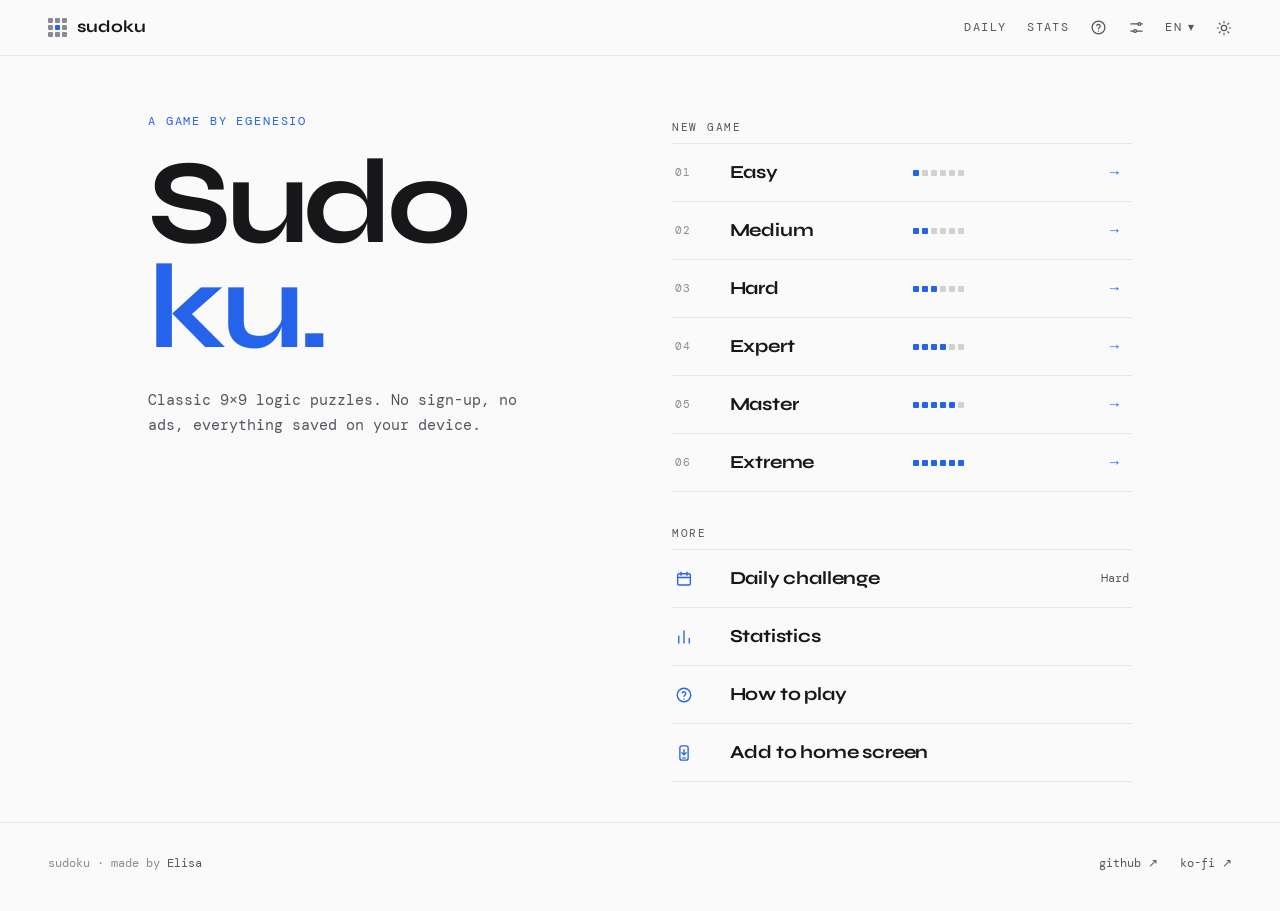
<file: index.html>
<!doctype html>
<html lang="en">
    <head>
        <meta charset="utf-8" />
        <meta name="viewport" content="width=device-width, initial-scale=1, viewport-fit=cover" />
        <title>Sudoku</title>
        <meta
            name="description"
            content="Free sudoku with six levels, daily challenges, notes, hints and statistics. No sign-up, no ads." />
        <meta name="theme-color" content="#0a0a0a" media="(prefers-color-scheme: dark)" />
        <meta name="theme-color" content="#fafafa" media="(prefers-color-scheme: light)" />
        <!-- browser tab -->
        <link rel="icon" href="icons/favicon.ico" sizes="32x32" />
        <link rel="icon" type="image/svg+xml" href="icons/favicon.svg" />
        <link rel="icon" type="image/png" sizes="96x96" href="icons/favicon-96.png" />
        <!-- iOS home screen -->
        <link rel="apple-touch-icon" sizes="180x180" href="icons/apple-touch-icon.png" />
        <meta name="apple-mobile-web-app-capable" content="yes" />
        <meta name="mobile-web-app-capable" content="yes" />
        <meta name="apple-mobile-web-app-title" content="Sudoku" />
        <meta name="apple-mobile-web-app-status-bar-style" content="black-translucent" />
        <!-- Android home screen -->
        <link rel="manifest" href="manifest.webmanifest" />
        <script>
            /* set the theme before first paint: saved choice, else the system setting */
            (function () {
                var t;
                try {
                    t = localStorage.getItem("theme");
                } catch (e) {}
                if (t !== "light" && t !== "dark")
                    t = matchMedia("(prefers-color-scheme: light)").matches ? "light" : "dark";
                document.documentElement.setAttribute("data-theme", t);
            })();
        </script>
        <link rel="preload" href="fonts/syne-latin-700-normal.woff2" as="font" type="font/woff2" crossorigin />
        <link rel="preload" href="fonts/dm-mono-latin-400-normal.woff2" as="font" type="font/woff2" crossorigin />
        <link rel="stylesheet" href="css/style.css" />
        <script src="js/theme.js" defer></script>
        <script type="module" src="js/game.js"></script>
    </head>
    <body>
        <!-- NAV -->
        <nav class="nav" aria-label="Main">
            <a href="#/" class="nav__logo" aria-label="Sudoku home">
                <span class="nav__mark" aria-hidden="true"
                    ><i></i><i></i><i></i><i></i><i class="on"></i><i></i><i></i><i></i><i></i></span
                >sudoku
            </a>
            <div class="nav__links">
                <a href="#/daily" class="nav__btn nav__text" data-route="daily" data-i18n="nav-daily">Daily</a>
                <a href="#/stats" class="nav__btn nav__text" data-route="stats" data-i18n="nav-stats">Stats</a>
                <button type="button" class="nav__btn nav__icon" id="open-rules" data-i18n-label="rules-title">
                    <svg viewBox="0 0 24 24" aria-hidden="true">
                        <circle cx="12" cy="12" r="9" />
                        <path d="M9.6 9.2a2.5 2.5 0 0 1 4.8 1c0 1.7-2.4 2.2-2.4 3.6M12 17.2h.01" />
                    </svg>
                </button>
                <button type="button" class="nav__btn nav__icon" id="open-settings" data-i18n-label="settings">
                    <svg viewBox="0 0 24 24" aria-hidden="true">
                        <path d="M4 7h10M18 7h2M4 17h4M12 17h8" />
                        <circle cx="16" cy="7" r="2" />
                        <circle cx="10" cy="17" r="2" />
                    </svg>
                </button>
                <div class="nav-lang">
                    <button
                        type="button"
                        class="nav__btn"
                        id="lang-toggle"
                        aria-label="Change language"
                        aria-haspopup="true"
                        aria-expanded="false">
                        <span id="lang-current">EN</span>
                        <span class="nav__arrow" aria-hidden="true">▾</span>
                    </button>
                    <ul id="lang-menu" class="lang-menu">
                        <li data-lang="en" role="button" tabindex="0"><span>EN</span>English</li>
                        <li data-lang="it" role="button" tabindex="0"><span>IT</span>Italiano</li>
                        <li data-lang="fr" role="button" tabindex="0"><span>FR</span>Français</li>
                        <li data-lang="de" role="button" tabindex="0"><span>DE</span>Deutsch</li>
                        <li data-lang="es" role="button" tabindex="0"><span>ES</span>Español</li>
                        <li data-lang="ja" role="button" tabindex="0"><span>JA</span>日本語</li>
                    </ul>
                </div>
                <button type="button" class="nav__btn nav__icon" id="theme-toggle" aria-label="Switch light or dark theme">
                    <span class="theme-icon"
                        ><svg class="icon-moon" viewBox="0 0 24 24" aria-hidden="true">
                            <path d="M21 12.79A9 9 0 1 1 11.21 3 7 7 0 0 0 21 12.79z" /></svg
                        ><svg class="icon-sun" viewBox="0 0 24 24" aria-hidden="true">
                            <circle cx="12" cy="12" r="4" />
                            <path
                                d="M12 2v2M12 20v2M4.93 4.93l1.41 1.41M17.66 17.66l1.41 1.41M2 12h2M20 12h2M6.34 17.66l-1.41 1.41M19.07 4.93l-1.41 1.41" /></svg
                    ></span>
                </button>
            </div>
        </nav>

        <main class="app" id="main">
            <!-- HOME -->
            <section id="screen-home" class="screen" data-screen="home">
                <div class="home">
                    <div class="home__intro">
                        <p class="tag">a game by egenesio</p>
                        <h1 class="title"><span>Sudo</span><span class="accent">ku.</span></h1>
                        <p class="lede" data-i18n="start-desc">
                            Classic 9×9 logic puzzles. No sign-up, no ads, everything saved on your device.
                        </p>

                        <button type="button" class="resume" id="resume" hidden>
                            <span class="resume__label" data-i18n="continue">Continue</span>
                            <span class="resume__meta" id="resume-meta"></span>
                            <span class="resume__arrow" aria-hidden="true">→</span>
                        </button>
                    </div>

                    <div class="home__menu">
                        <h2 class="label" data-i18n="new-game">New game</h2>
                        <ul class="rows" id="level-list"></ul>

                        <h2 class="label" data-i18n="more">More</h2>
                        <ul class="rows">
                            <li>
                                <a class="row" href="#/daily">
                                    <span class="row__idx">
                                        <svg viewBox="0 0 24 24" aria-hidden="true">
                                            <rect x="3.5" y="5" width="17" height="15" rx="2" />
                                            <path d="M3.5 10h17M8 3v4M16 3v4" />
                                        </svg>
                                    </span>
                                    <span class="row__name" data-i18n="daily-title">Daily challenge</span>
                                    <span class="row__meta" id="home-daily-meta"></span>
                                </a>
                            </li>
                            <li>
                                <a class="row" href="#/stats">
                                    <span class="row__idx">
                                        <svg viewBox="0 0 24 24" aria-hidden="true">
                                            <path d="M5 20V11M12 20V4M19 20v-6" />
                                        </svg>
                                    </span>
                                    <span class="row__name" data-i18n="stats-title">Statistics</span>
                                    <span class="row__meta" id="home-stats-meta"></span>
                                </a>
                            </li>
                            <li>
                                <button type="button" class="row" id="home-rules">
                                    <span class="row__idx">
                                        <svg viewBox="0 0 24 24" aria-hidden="true">
                                            <circle cx="12" cy="12" r="9" />
                                            <path d="M9.6 9.2a2.5 2.5 0 0 1 4.8 1c0 1.7-2.4 2.2-2.4 3.6M12 17.2h.01" />
                                        </svg>
                                    </span>
                                    <span class="row__name" data-i18n="rules-title">How to play</span>
                                    <span class="row__meta"></span>
                                </button>
                            </li>
                            <li>
                                <a class="row" href="#/install">
                                    <span class="row__idx">
                                        <svg viewBox="0 0 24 24" aria-hidden="true">
                                            <rect x="6.5" y="2.5" width="11" height="19" rx="2.5" />
                                            <path d="M12 7.5v7M9 11.5l3 3 3-3M10.5 18.5h3" />
                                        </svg>
                                    </span>
                                    <span class="row__name" data-i18n="install-title">Add to home screen</span>
                                    <span class="row__meta" id="home-install-meta"></span>
                                </a>
                            </li>
                        </ul>
                    </div>
                </div>
            </section>

            <!-- PLAY -->
            <section id="screen-play" class="screen" data-screen="play">
                <div class="play">
                    <div class="play__board">
                        <div class="hud">
                            <div class="hud__cell">
                                <span class="hud__label" data-i18n="level">Level</span>
                                <span class="hud__val hud__val--sm" id="hud-level">Easy</span>
                            </div>
                            <div class="hud__cell" id="hud-mistakes-cell">
                                <span class="hud__label" data-i18n="mistakes">Mistakes</span>
                                <span class="hud__val" id="hud-mistakes">0/3</span>
                            </div>
                            <div class="hud__cell">
                                <span class="hud__label" data-i18n="score">Score</span>
                                <span class="hud__val" id="hud-score">0</span>
                            </div>
                            <div class="hud__cell hud__cell--end">
                                <span class="hud__label" data-i18n="time">Time</span>
                                <span class="hud__time">
                                    <span class="hud__val" id="hud-time">00:00</span>
                                    <button type="button" class="pause-btn" id="pause" data-i18n-label="pause">
                                        <svg class="i-pause" viewBox="0 0 24 24" aria-hidden="true">
                                            <path d="M9 6v12M15 6v12" />
                                        </svg>
                                        <svg class="i-play" viewBox="0 0 24 24" aria-hidden="true">
                                            <path d="M8 5.5v13l10-6.5z" />
                                        </svg>
                                    </button>
                                </span>
                            </div>
                        </div>

                        <div class="board-wrap">
                            <div class="board" id="board" role="grid" aria-label="Sudoku board"></div>
                            <div class="paused" id="paused" hidden>
                                <p class="tag" data-i18n="paused">Paused</p>
                                <button type="button" class="btn" id="resume-play" data-i18n="resume">Resume</button>
                            </div>
                        </div>
                    </div>

                    <div class="play__side">
                        <div class="tools">
                            <button type="button" class="tool" id="t-undo">
                                <svg viewBox="0 0 24 24" aria-hidden="true">
                                    <path d="M4 9h11a5 5 0 0 1 0 10h-4" />
                                    <path d="M8 5 4 9l4 4" />
                                </svg>
                                <span data-i18n="undo">Undo</span>
                            </button>
                            <button type="button" class="tool" id="t-erase">
                                <svg viewBox="0 0 24 24" aria-hidden="true">
                                    <path d="M20 20H8.5L3.8 15.3a1.5 1.5 0 0 1 0-2.1l9.4-9.4a1.5 1.5 0 0 1 2.1 0l4.9 4.9a1.5 1.5 0 0 1 0 2.1L12 19" />
                                    <path d="m9 9 6.5 6.5" />
                                </svg>
                                <span data-i18n="erase">Erase</span>
                            </button>
                            <button type="button" class="tool" id="t-notes" aria-pressed="false">
                                <svg viewBox="0 0 24 24" aria-hidden="true">
                                    <path d="M16.5 3.5a2.1 2.1 0 0 1 3 3L8 18l-4 1 1-4z" />
                                    <path d="m14.5 5.5 3 3" />
                                </svg>
                                <span data-i18n="notes">Notes</span>
                                <b class="tool__badge" id="notes-badge">off</b>
                            </button>
                            <button type="button" class="tool" id="t-hint">
                                <svg viewBox="0 0 24 24" aria-hidden="true">
                                    <path d="M9 18h6M10 21h4" />
                                    <path d="M12 3a6 6 0 0 0-3.6 10.8c.5.4.9 1 .9 1.7V16h5.4v-.5c0-.7.4-1.3.9-1.7A6 6 0 0 0 12 3z" />
                                </svg>
                                <span data-i18n="hint">Hint</span>
                                <b class="tool__badge" id="hint-badge">3</b>
                            </button>
                        </div>

                        <div class="numpad" id="numpad"></div>

                        <button type="button" class="btn btn--ghost btn--wide" id="play-new" data-i18n="new-game">
                            New game
                        </button>
                    </div>
                </div>
            </section>

            <!-- DAILY -->
            <section id="screen-daily" class="screen" data-screen="daily">
                <div class="page">
                    <div class="page__head">
                        <p class="tag" data-i18n="daily-tag">One puzzle a day</p>
                        <h1 class="title title--page" data-i18n="daily-title">Daily challenge</h1>
                        <p class="lede" data-i18n="daily-desc">
                            A new puzzle every day, the same for everyone. Solve every day of a month to earn its
                            trophy.
                        </p>
                    </div>

                    <div class="daily">
                        <div class="cal">
                            <div class="cal__head">
                                <button type="button" class="cal__nav" id="cal-prev" aria-label="Previous month">
                                    <svg viewBox="0 0 24 24" aria-hidden="true"><path d="m15 5-7 7 7 7" /></svg>
                                </button>
                                <div class="cal__title">
                                    <span id="cal-month">November 2026</span>
                                    <span class="cal__count" id="cal-count">0/30</span>
                                </div>
                                <button type="button" class="cal__nav" id="cal-next" aria-label="Next month">
                                    <svg viewBox="0 0 24 24" aria-hidden="true"><path d="m9 5 7 7-7 7" /></svg>
                                </button>
                            </div>
                            <div class="cal__bar" aria-hidden="true"><i id="cal-bar"></i></div>
                            <div class="cal__week" id="cal-week"></div>
                            <div class="cal__grid" id="cal-grid"></div>
                        </div>

                        <div class="daily__side">
                            <div class="day-card" id="day-card">
                                <p class="label" id="day-date"></p>
                                <p class="day-card__level" id="day-level"></p>
                                <p class="day-card__status" id="day-status"></p>
                                <button type="button" class="btn" id="day-play" data-i18n="play">Play</button>
                            </div>

                            <h2 class="label" data-i18n="trophies">Trophies</h2>
                            <ul class="trophies" id="trophies"></ul>
                        </div>
                    </div>
                </div>
            </section>

            <!-- STATS -->
            <section id="screen-stats" class="screen" data-screen="stats">
                <div class="page">
                    <div class="page__head">
                        <p class="tag" data-i18n="stats-tag">Your games</p>
                        <h1 class="title title--page" data-i18n="stats-title">Statistics</h1>
                    </div>
                    <div class="tabs" id="stats-tabs" role="tablist"></div>
                    <ul class="stat-list" id="stats-list"></ul>
                    <button type="button" class="btn btn--ghost" id="stats-reset" data-i18n="reset-stats">
                        Reset statistics
                    </button>
                </div>
            </section>

            <!-- INSTALL -->
            <section id="screen-install" class="screen" data-screen="install">
                <div class="page">
                    <div class="page__head">
                        <p class="tag" data-i18n="install-tag">Play it like an app</p>
                        <h1 class="title title--page" data-i18n="install-title">Add to home screen</h1>
                        <p class="lede" data-i18n="install-desc">
                            Put Sudoku on your phone or computer: it opens full screen, gets its own icon and works
                            offline.
                        </p>
                    </div>

                    <div class="install-hero">
                        <img class="install-hero__icon" src="icons/icon-192.png" alt="" width="72" height="72" />
                        <div class="install-hero__text">
                            <p class="install-hero__status" id="install-status"></p>
                            <button type="button" class="btn" id="install-now" hidden data-i18n="install-btn">
                                Install now
                            </button>
                        </div>
                    </div>

                    <div class="install-cards" id="install-cards">
                        <article class="install-card" data-platform="ios">
                            <header class="install-card__head">
                                <svg viewBox="0 0 24 24" aria-hidden="true">
                                    <rect x="6.5" y="2.5" width="11" height="19" rx="2.5" />
                                    <path d="M10.5 18.5h3" />
                                </svg>
                                <h2 data-i18n="ios-title">iPhone &amp; iPad</h2>
                                <span class="install-card__mine" data-i18n="this-device">This device</span>
                            </header>
                            <ol class="steps">
                                <li data-i18n="ios-1">Open this site in Safari.</li>
                                <li>
                                    <span data-i18n="ios-2">Tap the Share button in the toolbar.</span>
                                    <svg class="steps__glyph" viewBox="0 0 24 24" aria-hidden="true">
                                        <path d="M12 3v12M8 7l4-4 4 4" />
                                        <path d="M8 10H6.5A1.5 1.5 0 0 0 5 11.5v8A1.5 1.5 0 0 0 6.5 21h11a1.5 1.5 0 0 0 1.5-1.5v-8a1.5 1.5 0 0 0-1.5-1.5H16" />
                                    </svg>
                                </li>
                                <li data-i18n="ios-3">Scroll down and tap “Add to Home Screen”.</li>
                                <li data-i18n="ios-4">Tap “Add” in the top-right corner.</li>
                            </ol>
                            <p class="muted" data-i18n="ios-note">On iOS 16.4 or later it also works from the Share menu in Chrome, Edge and Firefox.</p>
                        </article>

                        <article class="install-card" data-platform="android">
                            <header class="install-card__head">
                                <svg viewBox="0 0 24 24" aria-hidden="true">
                                    <rect x="6.5" y="2.5" width="11" height="19" rx="2" />
                                    <path d="M6.5 6h11M6.5 18h11" />
                                </svg>
                                <h2 data-i18n="android-title">Android</h2>
                                <span class="install-card__mine" data-i18n="this-device">This device</span>
                            </header>
                            <ol class="steps">
                                <li data-i18n="and-1">Open this site in Chrome.</li>
                                <li>
                                    <span data-i18n="and-2">Tap the menu in the top-right corner.</span>
                                    <svg class="steps__glyph" viewBox="0 0 24 24" aria-hidden="true">
                                        <circle cx="12" cy="5" r="1.4" />
                                        <circle cx="12" cy="12" r="1.4" />
                                        <circle cx="12" cy="19" r="1.4" />
                                    </svg>
                                </li>
                                <li data-i18n="and-3">Tap “Add to Home screen” or “Install app”.</li>
                                <li data-i18n="and-4">Confirm with “Install”.</li>
                            </ol>
                            <p class="muted" data-i18n="and-note">Samsung Internet and Firefox have the same option in their menu.</p>
                        </article>

                        <article class="install-card" data-platform="desktop">
                            <header class="install-card__head">
                                <svg viewBox="0 0 24 24" aria-hidden="true">
                                    <rect x="3" y="4" width="18" height="12" rx="2" />
                                    <path d="M8 20h8M12 16v4" />
                                </svg>
                                <h2 data-i18n="desktop-title">Computer</h2>
                                <span class="install-card__mine" data-i18n="this-device">This device</span>
                            </header>
                            <ol class="steps">
                                <li data-i18n="desk-1">Open this site in Chrome or Edge.</li>
                                <li>
                                    <span data-i18n="desk-2">Click the install icon at the right end of the address bar.</span>
                                    <svg class="steps__glyph" viewBox="0 0 24 24" aria-hidden="true">
                                        <rect x="3" y="4" width="18" height="14" rx="2" />
                                        <path d="M12 7.5v6M9.5 11l2.5 2.5 2.5-2.5" />
                                    </svg>
                                </li>
                                <li data-i18n="desk-3">Click “Install”.</li>
                            </ol>
                            <p class="muted" data-i18n="desk-note">On a Mac with Safari 17 or later: File → Add to Dock.</p>
                        </article>
                    </div>

                    <p class="install-tip muted" data-i18n="install-tip">
                        Added it before? Remove the old icon and add it again to get the new one.
                    </p>
                </div>
            </section>
        </main>

        <!-- DIALOGS -->
        <dialog class="sheet" id="dlg-settings" aria-labelledby="settings-title">
            <div class="sheet__head">
                <h2 id="settings-title" data-i18n="settings">Settings</h2>
                <button type="button" class="sheet__close" data-close data-i18n-label="close">×</button>
            </div>
            <ul class="toggles" id="settings-list"></ul>
            <h3 class="label" data-i18n="data">Your data</h3>
            <p class="muted" data-i18n="data-desc">
                Progress is stored only in this browser. Export it to move it to another device.
            </p>
            <div class="actions">
                <button type="button" class="btn btn--ghost" id="data-export" data-i18n="export">Export</button>
                <label class="btn btn--ghost">
                    <span data-i18n="import">Import</span>
                    <input type="file" id="data-import" accept="application/json,.json" hidden />
                </label>
            </div>
        </dialog>

        <dialog class="sheet" id="dlg-rules" aria-labelledby="rules-title">
            <div class="sheet__head">
                <h2 id="rules-title" data-i18n="rules-title">How to play</h2>
                <button type="button" class="sheet__close" data-close data-i18n-label="close">×</button>
            </div>
            <div class="rules-demo" aria-hidden="true" id="rules-demo"></div>
            <ol class="rules">
                <li data-i18n="r1">Fill every row, column and 3×3 box with the numbers 1 to 9.</li>
                <li data-i18n="r2">Tap a cell, then a number.</li>
                <li data-i18n="r3">Every puzzle has one solution.</li>
                <li data-i18n="r4">Score.</li>
                <li data-i18n="r5">Long-press a number to lock it.</li>
            </ol>
            <h3 class="label" data-i18n="keyboard">Keyboard</h3>
            <ul class="keys">
                <li><kbd>1</kbd>–<kbd>9</kbd> <span data-i18n="k-digit">enter a number</span></li>
                <li><kbd>Shift</kbd> + <kbd>1</kbd>–<kbd>9</kbd> <span data-i18n="k-note">write a note</span></li>
                <li><kbd>←</kbd><kbd>↑</kbd><kbd>→</kbd><kbd>↓</kbd> <span data-i18n="k-move">move</span></li>
                <li><kbd>⌫</kbd> <span data-i18n="k-erase">erase</span></li>
                <li><kbd>N</kbd> <span data-i18n="k-notes">notes on/off</span></li>
                <li><kbd>Ctrl</kbd> + <kbd>Z</kbd> <span data-i18n="k-undo">undo</span></li>
                <li><kbd>H</kbd> <span data-i18n="k-hint">hint</span></li>
                <li><kbd>Space</kbd> <span data-i18n="k-pause">pause</span></li>
            </ul>
        </dialog>

        <dialog class="sheet" id="dlg-new" aria-labelledby="new-title">
            <div class="sheet__head">
                <h2 id="new-title" data-i18n="new-game">New game</h2>
                <button type="button" class="sheet__close" data-close data-i18n-label="close">×</button>
            </div>
            <p class="muted" id="new-warn" data-i18n="new-warn">Your current game will be lost.</p>
            <ul class="rows" id="new-level-list"></ul>
            <button type="button" class="btn btn--ghost btn--wide" id="new-restart" data-i18n="restart">
                Restart this puzzle
            </button>
        </dialog>

        <dialog class="sheet sheet--center" id="dlg-confirm">
            <p class="confirm__text" id="confirm-text"></p>
            <div class="actions actions--end">
                <button type="button" class="btn btn--ghost" data-close data-i18n="cancel">Cancel</button>
                <button type="button" class="btn" id="confirm-ok" data-i18n="ok">OK</button>
            </div>
        </dialog>

        <dialog class="sheet sheet--center result" id="dlg-win">
            <div class="burst" aria-hidden="true"></div>
            <p class="tag" data-i18n="win-tag">Solved</p>
            <h2 class="result__title" data-i18n="win-title">Well done!</h2>
            <p class="score-big" id="win-score">0</p>
            <p class="result__badge" id="win-record" hidden data-i18n="new-record">New best time</p>
            <ul class="stat-list stat-list--compact" id="win-list"></ul>
            <div class="actions actions--stack">
                <button type="button" class="btn btn--wide" id="win-next" data-i18n="new-game">New game</button>
                <button type="button" class="btn btn--ghost btn--wide" id="win-home" data-i18n="home">Home</button>
            </div>
        </dialog>

        <dialog class="sheet sheet--center result" id="dlg-over">
            <p class="tag tag--warn" data-i18n="over-tag">Game over</p>
            <h2 class="result__title" data-i18n="over-title">So close.</h2>
            <p class="muted" data-i18n="over-text">You made 3 mistakes, so this game is lost.</p>
            <div class="actions actions--stack">
                <button type="button" class="btn btn--wide" id="over-second" data-i18n="second-chance">
                    Second chance
                </button>
                <button type="button" class="btn btn--ghost btn--wide" id="over-new" data-i18n="new-game">
                    New game
                </button>
                <button type="button" class="btn btn--ghost btn--wide" id="over-home" data-i18n="home">Home</button>
            </div>
        </dialog>

        <div class="toast" id="toast" role="status" aria-live="polite"></div>

        <!-- FOOTER -->
        <footer>
            <span>sudoku · made by <a href="https://egenesio.com" rel="noopener">Elisa</a></span>
            <nav aria-label="Footer">
                <a href="https://github.com/acrazypie/sudoku-game" target="_blank" rel="noopener">github ↗</a>
                <a href="https://ko-fi.com/egenesio" target="_blank" rel="noopener">ko-fi ↗</a>
            </nav>
        </footer>
    </body>
</html>
</file>
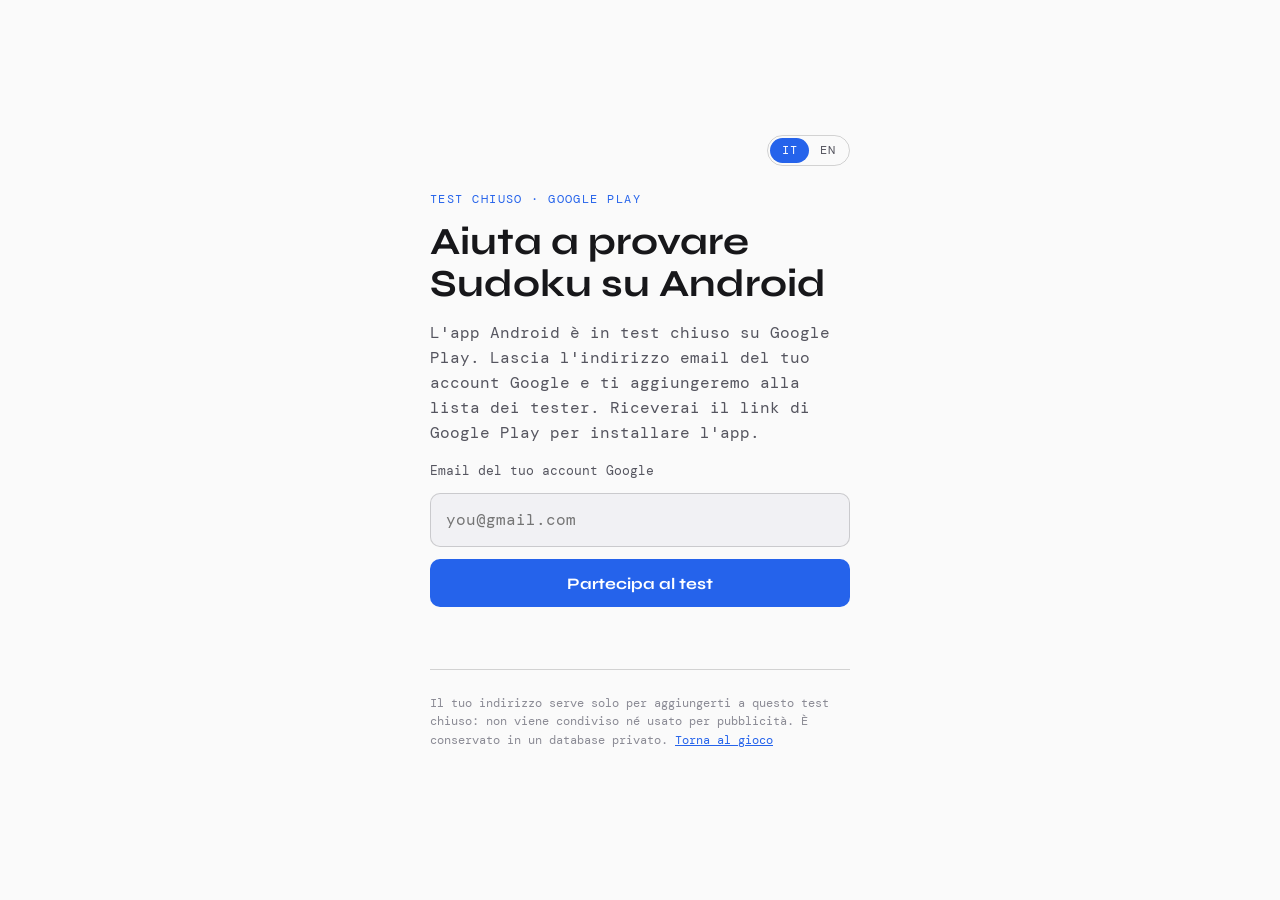
<file: join/index.html>
<!doctype html>
<html lang="it">
    <head>
        <meta charset="utf-8" />
        <meta name="viewport" content="width=device-width, initial-scale=1, viewport-fit=cover" />
        <title data-i18n="title">Partecipa al test chiuso di Sudoku</title>
        <meta
            name="description"
            content="Leave your email to join the closed test of Sudoku on Google Play." />
        <meta name="theme-color" content="#0a0a0a" media="(prefers-color-scheme: dark)" />
        <meta name="theme-color" content="#fafafa" media="(prefers-color-scheme: light)" />
        <link rel="icon" href="../icons/favicon.ico" sizes="32x32" />
        <link rel="icon" type="image/svg+xml" href="../icons/favicon.svg" />
        <style>
            @font-face { font-family: "Syne"; src: url("../fonts/syne-latin-700-normal.woff2") format("woff2"); font-weight: 700; font-display: swap; }
            @font-face { font-family: "DM Mono"; src: url("../fonts/dm-mono-latin-400-normal.woff2") format("woff2"); font-weight: 400; font-display: swap; }

            :root {
                --bg: #0a0a0a;
                --bg-raise: #121214;
                --line: rgba(255, 255, 255, 0.08);
                --line-hi: rgba(255, 255, 255, 0.16);
                --text: #efefef;
                --mid: #8d8d96;
                --dim: #5c5c66;
                --accent: #6aa8ff;
                --accent-ink: #0a0a0a;
                --accent-lo: rgba(106, 168, 255, 0.1);
                --warn: #ff5c8a;
                --ok: #4ade80;
                --syne: "Syne", ui-sans-serif, system-ui, sans-serif;
                --mono: "DM Mono", ui-monospace, Menlo, Consolas, monospace;
                color-scheme: dark;
            }
            @media (prefers-color-scheme: light) {
                :root:not([data-theme="dark"]) {
                    --bg: #fafafa;
                    --bg-raise: #f1f1f4;
                    --line: rgba(0, 0, 0, 0.08);
                    --line-hi: rgba(0, 0, 0, 0.16);
                    --text: #17171a;
                    --mid: #55555f;
                    --dim: #8a8a94;
                    --accent: #2563eb;
                    --accent-ink: #ffffff;
                    --accent-lo: rgba(37, 99, 235, 0.07);
                    --warn: #e0336a;
                    --ok: #1f8a4c;
                    color-scheme: light;
                }
            }

            * { box-sizing: border-box; }
            html, body { margin: 0; }
            body {
                min-height: 100vh;
                background: var(--bg);
                color: var(--text);
                font-family: var(--mono);
                font-weight: 400;
                line-height: 1.55;
                display: flex;
                align-items: center;
                justify-content: center;
                padding: 2rem 1rem;
            }
            main { width: 100%; max-width: 420px; }
            .kicker {
                font-size: 0.75rem;
                letter-spacing: 0.12em;
                text-transform: uppercase;
                color: var(--accent);
                margin: 0 0 0.75rem;
            }
            h1 {
                font-family: var(--syne);
                font-weight: 700;
                font-size: clamp(1.9rem, 6vw, 2.4rem);
                line-height: 1.1;
                margin: 0 0 1rem;
            }
            p { margin: 0 0 1rem; color: var(--mid); }
            .rule { border: 0; border-top: 1px solid var(--line-hi); margin: 1.5rem 0; }

            form { display: grid; gap: 0.75rem; }
            label { font-size: 0.8rem; color: var(--mid); }
            input[type="email"] {
                width: 100%;
                font: inherit;
                font-size: 1rem;
                color: var(--text);
                background: var(--bg-raise);
                border: 1px solid var(--line-hi);
                border-radius: 10px;
                padding: 0.85rem 0.95rem;
                outline: none;
            }
            input[type="email"]:focus { border-color: var(--accent); box-shadow: 0 0 0 3px var(--accent-lo); }
            input[type="email"][aria-invalid="true"] { border-color: var(--warn); }
            button {
                font-family: var(--syne);
                font-weight: 700;
                font-size: 1rem;
                color: var(--accent-ink);
                background: var(--accent);
                border: 0;
                border-radius: 10px;
                padding: 0.9rem 1rem;
                cursor: pointer;
            }
            button:disabled { opacity: 0.6; cursor: progress; }
            button:focus-visible, a:focus-visible { outline: 2px solid var(--accent); outline-offset: 3px; }

            /* honeypot: visually and for assistive tech hidden, but present for bots */
            .hp { position: absolute; left: -10000px; width: 1px; height: 1px; overflow: hidden; }

            #status { min-height: 1.5em; font-size: 0.9rem; margin: 0.25rem 0 0; }
            #status[data-kind="ok"] { color: var(--ok); }
            #status[data-kind="error"] { color: var(--warn); }

            dialog {
                width: calc(100% - 2rem);
                max-width: 380px;
                background: var(--bg-raise);
                color: var(--text);
                border: 1px solid var(--line-hi);
                border-radius: 14px;
                padding: 1.5rem;
                font-family: var(--mono);
            }
            dialog::backdrop { background: rgba(0, 0, 0, 0.6); }
            dialog h2 { font-family: var(--syne); font-weight: 700; font-size: 1.4rem; line-height: 1.2; margin: 0 0 0.75rem; }
            dialog p { margin: 0 0 1.25rem; color: var(--mid); }
            dialog button { width: 100%; }

            .fine { font-size: 0.75rem; color: var(--dim); margin-top: 1.5rem; }
            a { color: var(--accent); }

            .top { display: flex; justify-content: flex-end; margin-bottom: 1.5rem; }
            .lang { display: inline-flex; border: 1px solid var(--line-hi); border-radius: 999px; padding: 2px; }
            .lang button {
                font-family: var(--mono);
                font-weight: 400;
                font-size: 0.75rem;
                letter-spacing: 0.08em;
                color: var(--mid);
                background: transparent;
                border-radius: 999px;
                padding: 0.3rem 0.7rem;
            }
            .lang button[aria-pressed="true"] { color: var(--accent-ink); background: var(--accent); }
        </style>
    </head>
    <body>
        <main>
            <div class="top">
                <div class="lang" role="group" aria-label="Lingua / Language">
                    <button type="button" data-lang="it" aria-pressed="true">IT</button>
                    <button type="button" data-lang="en" aria-pressed="false">EN</button>
                </div>
            </div>
            <p class="kicker" data-i18n="kicker">Test chiuso · Google Play</p>
            <h1 data-i18n="h1">Aiuta a provare Sudoku su Android</h1>
            <p data-i18n="intro">
                L'app Android è in test chiuso su Google Play. Lascia l'indirizzo email del tuo account Google e ti
                aggiungeremo alla lista dei tester. Riceverai il link di Google Play per installare l'app.
            </p>

            <form id="join-form" novalidate>
                <label for="email" data-i18n="label">Email del tuo account Google</label>
                <input
                    id="email"
                    name="email"
                    type="email"
                    inputmode="email"
                    autocomplete="email"
                    autocapitalize="none"
                    spellcheck="false"
                    maxlength="254"
                    placeholder="you@gmail.com"
                    required />
                <button id="submit" type="submit" data-i18n="button">Partecipa al test</button>
                <p id="status" role="status" aria-live="polite"></p>

                <div class="hp" aria-hidden="true">
                    <label for="website">Leave this field empty</label>
                    <input id="website" name="website" type="text" tabindex="-1" autocomplete="off" />
                </div>
            </form>

            <dialog id="joined" aria-labelledby="joined-title" aria-describedby="joined-text">
                <h2 id="joined-title" data-i18n="popupTitle">Sei in lista!</h2>
                <p id="joined-text" data-i18n="popupText">Riceverai un'email con il link per scaricare l'app da Google Play.</p>
                <button type="button" id="joined-close" data-i18n="popupClose">OK</button>
            </dialog>

            <hr class="rule" />
            <p class="fine">
                <span data-i18n="fine">
                    Il tuo indirizzo serve solo per aggiungerti a questo test chiuso: non viene condiviso né usato per
                    pubblicità. È conservato in un database privato.
                </span>
                <a href="../" data-i18n="back">Torna al gioco</a>
            </p>
        </main>

        <script>
            /* Fill these in after creating the Supabase project (see join/waitlist.sql).
               The anon key is public by design: the table only allows inserting emails. */
            const WAITLIST = {
                url: "https://ixzpabklrdngbxsdlwby.supabase.co",
                anonKey: "sb_publishable_FxIWz9uT_YmjmrtQvomBVg_ul6COFaD",
            };

            const form = document.getElementById("join-form");
            const input = document.getElementById("email");
            const button = document.getElementById("submit");
            const status = document.getElementById("status");
            const joinedDialog = document.getElementById("joined");
            document.getElementById("joined-close").addEventListener("click", () => joinedDialog.close());
            const EMAIL_RE = /^[^\s@]+@[^\s@]+\.[^\s@]+$/;

            const STRINGS = {
                it: {
                    title: "Partecipa al test chiuso di Sudoku",
                    kicker: "Test chiuso · Google Play",
                    h1: "Aiuta a provare Sudoku su Android",
                    intro: "L'app Android è in test chiuso su Google Play. Lascia l'indirizzo email del tuo account Google e ti aggiungeremo alla lista dei tester. Riceverai il link di Google Play per installare l'app.",
                    label: "Email del tuo account Google",
                    button: "Partecipa al test",
                    fine: "Il tuo indirizzo serve solo per aggiungerti a questo test chiuso: non viene condiviso né usato per pubblicità. È conservato in un database privato.",
                    back: "Torna al gioco",
                    sending: "Invio…",
                    ok: "Sei in lista. Grazie! Attendi l'invito da Google Play.",
                    invalid: "Inserisci un indirizzo email valido.",
                    error: "Qualcosa è andato storto. Riprova tra poco.",
                    popupTitle: "Sei in lista!",
                    popupText: "Riceverai un'email con il link per scaricare l'app da Google Play.",
                    popupClose: "OK",
                },
                en: {
                    title: "Join the Sudoku closed test",
                    kicker: "Closed test · Google Play",
                    h1: "Help test Sudoku on Android",
                    intro: "The Android app is in a closed test on Google Play. Leave the email address of your Google account and you will be added to the tester list. You will get the Play Store link to install the app.",
                    label: "Google account email",
                    button: "Join the test",
                    fine: "Your address is used only to add you to this closed test and is not shared or used for marketing. It is stored in a private database.",
                    back: "Back to the game",
                    sending: "Sending…",
                    ok: "You're on the list. Thanks! Watch for the Play Store invite.",
                    invalid: "Please enter a valid email address.",
                    error: "Something went wrong. Please try again in a moment.",
                    popupTitle: "You're on the list!",
                    popupText: "You will receive an email with the link to download the app from Google Play.",
                    popupClose: "OK",
                },
            };

            let lang = "it";
            let statusKey = "";
            let statusKind = "";

            function readSavedLang() {
                try {
                    const saved = localStorage.getItem("join-lang");
                    if (saved === "it" || saved === "en") return saved;
                } catch (e) {}
                return "it";
            }

            function renderStatus() {
                status.textContent = statusKey ? STRINGS[lang][statusKey] : "";
                status.dataset.kind = statusKind;
            }

            function show(key, kind) {
                statusKey = key;
                statusKind = kind;
                renderStatus();
            }

            function setLang(next) {
                lang = next;
                document.documentElement.lang = next;
                document.querySelectorAll("[data-i18n]").forEach((el) => {
                    el.textContent = STRINGS[next][el.dataset.i18n];
                });
                document.querySelectorAll(".lang button").forEach((b) => {
                    b.setAttribute("aria-pressed", String(b.dataset.lang === next));
                });
                renderStatus();
                try {
                    localStorage.setItem("join-lang", next);
                } catch (e) {}
            }

            form.addEventListener("submit", async (event) => {
                event.preventDefault();

                // Bots fill the hidden field: pretend it worked, store nothing.
                if (form.website.value) {
                    show("ok", "ok");
                    form.reset();
                    return;
                }

                const email = input.value.trim().toLowerCase();
                if (!EMAIL_RE.test(email) || email.length > 254) {
                    input.setAttribute("aria-invalid", "true");
                    show("invalid", "error");
                    input.focus();
                    return;
                }
                input.removeAttribute("aria-invalid");

                button.disabled = true;
                show("sending", "info");
                try {
                    const res = await fetch(`${WAITLIST.url}/rest/v1/waitlist`, {
                        method: "POST",
                        headers: {
                            apikey: WAITLIST.anonKey,
                            "Content-Type": "application/json",
                            Prefer: "return=minimal",
                        },
                        body: JSON.stringify({ email }),
                    });
                    // 409 = address already on the list, which counts as success.
                    if (!res.ok && res.status !== 409) throw new Error(`HTTP ${res.status}`);
                    form.reset();
                    show("ok", "ok");
                    joinedDialog.showModal();
                } catch (err) {
                    show("error", "error");
                } finally {
                    button.disabled = false;
                }
            });

            document.querySelectorAll(".lang button").forEach((b) => {
                b.addEventListener("click", () => setLang(b.dataset.lang));
            });
            setLang(readSavedLang());
        </script>
    </body>
</html>
</file>
<file: css/style.css>
/* Sudoku — built on the egenesio.com design system (Syne + DM Mono, hairlines, rows),
   with a blue accent. Mobile first: base styles are the phone layout. */

/* Fonts are hosted here (SIL Open Font License, see /fonts) so no third party sees visitors. */
@font-face { font-family: "Syne"; src: url("../fonts/syne-latin-700-normal.woff2") format("woff2"); font-weight: 700; font-display: swap; }
@font-face { font-family: "DM Mono"; src: url("../fonts/dm-mono-latin-400-normal.woff2") format("woff2"); font-weight: 400; font-display: swap; }
@font-face { font-family: "DM Mono"; src: url("../fonts/dm-mono-latin-300-normal.woff2") format("woff2"); font-weight: 300; font-display: swap; }

/* ─── TOKENS ─────────────────────────────────────────────── */
:root {
    --bg: #0a0a0a;
    --bg-raise: #121214;
    --bg-cell: #0e0e10;
    --nav-bg: rgba(10, 10, 10, 0.88);
    --line: rgba(255, 255, 255, 0.08);
    --line-hi: rgba(255, 255, 255, 0.16);
    --line-box: rgba(255, 255, 255, 0.3);
    --text: #efefef;
    --mid: #8d8d96;
    --dim: #5c5c66;
    --accent: #6aa8ff;
    --accent-ink: #0a0a0a;
    --accent-lo: rgba(106, 168, 255, 0.1);
    --accent-md: rgba(106, 168, 255, 0.22);
    --accent-hi: rgba(106, 168, 255, 0.36);
    --warn: #ff5c8a;
    --warn-lo: rgba(255, 92, 138, 0.16);
    --ok: #4ade80;
    --gold: #f5c451;
    --syne: "Syne", ui-sans-serif, system-ui, sans-serif;
    --mono: "DM Mono", ui-monospace, Menlo, Consolas, monospace;
    --ease: cubic-bezier(0.22, 1, 0.36, 1);
    --spring: cubic-bezier(0.34, 1.56, 0.64, 1);
    --pad: 1rem;
    --nav-h: 56px;
    color-scheme: dark;
}

[data-theme="light"] {
    --bg: #fafafa;
    --bg-raise: #f1f1f4;
    --bg-cell: #ffffff;
    --nav-bg: rgba(250, 250, 250, 0.9);
    --line: rgba(0, 0, 0, 0.08);
    --line-hi: rgba(0, 0, 0, 0.16);
    --line-box: rgba(0, 0, 0, 0.42);
    --text: #17171a;
    --mid: #55555f;
    --dim: #8a8a94;
    --accent: #2563eb;
    --accent-ink: #ffffff;
    --accent-lo: rgba(37, 99, 235, 0.07);
    --accent-md: rgba(37, 99, 235, 0.16);
    --accent-hi: rgba(37, 99, 235, 0.28);
    --warn: #e0336a;
    --warn-lo: rgba(224, 51, 106, 0.1);
    --ok: #1f8a4c;
    --gold: #c48a0a;
    color-scheme: light;
}

/* ─── RESET ──────────────────────────────────────────────── */
*, *::before, *::after { margin: 0; padding: 0; box-sizing: border-box; }
html { -webkit-text-size-adjust: 100%; }
body {
    min-height: 100svh;
    display: flex;
    flex-direction: column;
    background: var(--bg);
    color: var(--text);
    font-family: var(--mono);
    font-size: 15px;
    line-height: 1.7;
    overflow-x: hidden;
    -webkit-font-smoothing: antialiased;
    -webkit-tap-highlight-color: transparent;
}
a { color: inherit; text-decoration: none; }
button { font: inherit; color: inherit; background: none; border: 0; cursor: pointer; }
button:disabled { cursor: default; }
ul, ol { list-style: none; }
svg { display: block; }
[hidden] { display: none !important; }
:focus-visible { outline: 2px solid var(--accent); outline-offset: 3px; border-radius: 2px; }
::selection { background: var(--accent); color: var(--accent-ink); }

/* stroke icons share one look */
.nav svg, .tool svg, .row__idx svg, .cal__nav svg, .pause-btn svg, .trophy svg {
    fill: none;
    stroke: currentColor;
    stroke-width: 1.8;
    stroke-linecap: round;
    stroke-linejoin: round;
}

/* ─── NAV ────────────────────────────────────────────────── */
.nav {
    position: fixed;
    inset: 0 0 auto;
    z-index: 200;
    /* when launched from the home screen the page runs under the status bar */
    height: calc(var(--nav-h) + env(safe-area-inset-top));
    padding-top: env(safe-area-inset-top);
    display: flex;
    align-items: center;
    justify-content: space-between;
    gap: 0.5rem;
    padding-left: max(var(--pad), env(safe-area-inset-left));
    padding-right: max(var(--pad), env(safe-area-inset-right));
    background: var(--nav-bg);
    backdrop-filter: blur(16px);
    -webkit-backdrop-filter: blur(16px);
    border-bottom: 1px solid var(--line);
}
.nav__logo {
    display: inline-flex;
    align-items: center;
    gap: 0.6rem;
    font-family: var(--syne);
    font-weight: 700;
    font-size: 1.05rem;
    letter-spacing: 0.01em;
}
/* same mark as icons/favicon.svg, drawn with the theme tokens */
.nav__mark { display: grid; grid-template-columns: repeat(3, 5px); gap: 2px; }
.nav__mark i { width: 5px; height: 5px; border-radius: 1px; background: var(--dim); transition: background 0.3s; }
.nav__mark i.on { background: var(--accent); }
.nav__logo:hover .nav__mark i { animation: blink 0.9s var(--ease) both; animation-delay: calc(var(--n, 0) * 40ms); }
.nav__mark i:nth-child(1) { --n: 0; } .nav__mark i:nth-child(2) { --n: 1; } .nav__mark i:nth-child(3) { --n: 2; }
.nav__mark i:nth-child(4) { --n: 1; } .nav__mark i:nth-child(5) { --n: 2; } .nav__mark i:nth-child(6) { --n: 3; }
.nav__mark i:nth-child(7) { --n: 2; } .nav__mark i:nth-child(8) { --n: 3; } .nav__mark i:nth-child(9) { --n: 4; }

.nav__links { display: flex; align-items: center; gap: 0.9rem; }
.nav__btn {
    position: relative;
    display: inline-flex;
    align-items: center;
    gap: 0.35rem;
    min-height: 44px;
    font-size: 0.72rem;
    letter-spacing: 0.12em;
    text-transform: uppercase;
    color: var(--mid);
    transition: color 0.25s;
}
.nav__btn:hover, .nav__btn[aria-expanded="true"], .nav__btn.current { color: var(--text); }
.nav__text { display: none; }
.nav__text::after {
    content: "";
    position: absolute;
    left: 0;
    right: 0;
    bottom: 10px;
    height: 1px;
    background: var(--accent);
    transform: scaleX(0);
    transform-origin: left;
    transition: transform 0.35s var(--ease);
}
.nav__text.current::after, .nav__text:hover::after { transform: scaleX(1); }
.nav__icon svg { width: 17px; height: 17px; }
.nav__arrow { transition: transform 0.25s var(--ease); }
.nav__btn[aria-expanded="true"] .nav__arrow { transform: rotate(180deg); }

.nav-lang { position: relative; }
.lang-menu {
    position: absolute;
    top: 100%;
    right: 0;
    min-width: 170px;
    padding: 0.4rem 0;
    background: var(--bg);
    border: 1px solid var(--line-hi);
    border-radius: 6px;
    opacity: 0;
    visibility: hidden;
    transform: translateY(-8px);
    transition: opacity 0.2s, visibility 0.2s, transform 0.25s var(--ease);
    z-index: 300;
}
.lang-menu.show { opacity: 1; visibility: visible; transform: none; }
.lang-menu li {
    display: flex;
    align-items: center;
    gap: 0.9rem;
    min-height: 40px;
    padding: 0 1rem;
    font-size: 0.8rem;
    color: var(--mid);
    cursor: pointer;
    transition: color 0.2s, background 0.2s;
}
.lang-menu li span { width: 1.4rem; font-size: 0.68rem; letter-spacing: 0.1em; color: var(--dim); }
.lang-menu li:hover, .lang-menu li:focus-visible { color: var(--text); background: var(--accent-lo); outline: none; }
.lang-menu li.active { color: var(--text); }
.lang-menu li.active span { color: var(--accent); }

.theme-icon { display: inline-flex; width: 16px; height: 16px; }
.theme-icon svg { width: 100%; height: 100%; }
.icon-sun, [data-theme="light"] .icon-moon { display: none; }
[data-theme="light"] .icon-sun { display: block; }
::view-transition-old(root), ::view-transition-new(root) { animation: none; mix-blend-mode: normal; }
::view-transition-new(root) { z-index: 2; }

/* ─── LAYOUT ─────────────────────────────────────────────── */
.app {
    flex: 1;
    width: 100%;
    max-width: 1080px;
    margin: 0 auto;
    padding: calc(var(--nav-h) + env(safe-area-inset-top) + 1.5rem) var(--pad) calc(2.5rem + env(safe-area-inset-bottom));
}
.screen { display: none; }
.screen.active { display: block; animation: up 0.7s var(--ease); }

.tag {
    font-size: 0.72rem;
    letter-spacing: 0.16em;
    text-transform: uppercase;
    color: var(--accent);
    margin-bottom: 1.2rem;
}
.tag--warn { color: var(--warn); }
.title {
    font-family: var(--syne);
    font-weight: 700;
    font-size: clamp(3.6rem, 20vw, 7.5rem);
    line-height: 0.88;
    letter-spacing: -0.045em;
    margin-bottom: 1.6rem;
}
.title span { display: block; }
.title .accent { color: var(--accent); }
.title--page { font-size: clamp(2.6rem, 11vw, 4.4rem); line-height: 0.95; }
.lede { color: var(--mid); max-width: 42ch; margin-bottom: 2rem; }
.muted { color: var(--mid); font-size: 0.85rem; }
.label {
    font-family: var(--mono);
    font-weight: 400;
    font-size: 0.68rem;
    letter-spacing: 0.16em;
    text-transform: uppercase;
    color: var(--mid);
    margin: 2rem 0 0.4rem;
}

.actions { display: flex; flex-wrap: wrap; gap: 0.75rem; align-items: center; margin-top: 1rem; }
.actions--end { justify-content: flex-end; }
.actions--stack { flex-direction: column; align-items: stretch; }
.btn {
    display: inline-flex;
    align-items: center;
    justify-content: center;
    gap: 0.5rem;
    min-height: 48px;
    padding: 0 1.6rem;
    border-radius: 999px;
    background: var(--accent);
    color: var(--accent-ink);
    font-size: 0.85rem;
    letter-spacing: 0.04em;
    cursor: pointer;
    transition: transform 0.25s var(--ease), background 0.25s, color 0.25s, border-color 0.25s;
}
.btn:hover { transform: translateY(-2px); }
.btn:active { transform: scale(0.97); }
.btn--ghost { background: transparent; color: var(--text); border: 1px solid var(--line-hi); }
.btn--ghost:hover { border-color: var(--accent); color: var(--accent); }
.btn--wide { width: 100%; }

/* ─── HOME ───────────────────────────────────────────────── */
.home { display: grid; gap: 1rem; }
.resume {
    display: grid;
    grid-template-columns: 1fr auto;
    align-items: center;
    width: 100%;
    max-width: 420px;
    padding: 1rem 1.2rem;
    border: 1px solid var(--accent-hi);
    border-radius: 10px;
    background: var(--accent-lo);
    text-align: left;
    transition: transform 0.3s var(--ease), border-color 0.3s, background 0.3s;
    animation: up 0.8s 0.15s var(--ease) both;
}
.resume:hover { transform: translateY(-2px); background: var(--accent-md); }
.resume__label { font-family: var(--syne); font-weight: 700; font-size: 1.3rem; letter-spacing: -0.02em; }
.resume__meta { grid-row: 2; font-size: 0.78rem; color: var(--mid); }
.resume__arrow { grid-row: 1 / 3; grid-column: 2; font-size: 1.4rem; color: var(--accent); transition: transform 0.3s var(--ease); }
.resume:hover .resume__arrow { transform: translateX(4px); }

.rows { border-top: 1px solid var(--line); }
.rows li { animation: up 0.6s var(--ease) both; animation-delay: calc(var(--k, 0) * 45ms + 80ms); }
.row {
    position: relative;
    display: grid;
    grid-template-columns: 2.4rem 1fr auto auto;
    align-items: center;
    gap: 0.8rem;
    width: 100%;
    min-height: 58px;
    padding: 0 0.2rem;
    border-bottom: 1px solid var(--line);
    text-align: left;
    overflow: hidden;
    transition: padding 0.35s var(--ease), color 0.25s;
}
.row::before {
    content: "";
    position: absolute;
    inset: 0;
    background: var(--accent-lo);
    transform: scaleX(0);
    transform-origin: left;
    transition: transform 0.45s var(--ease);
    z-index: -1;
}
.row:hover { padding-left: 0.8rem; }
.row:hover::before { transform: scaleX(1); }
.row__idx { font-size: 0.7rem; letter-spacing: 0.1em; color: var(--dim); }
.row__idx svg { width: 18px; height: 18px; color: var(--accent); }
.row__name { font-family: var(--syne); font-weight: 700; font-size: 1.15rem; letter-spacing: -0.01em; }
.row__meta { font-size: 0.72rem; color: var(--mid); white-space: nowrap; }
.row__dots { display: none; gap: 3px; }
.row__dots i { width: 6px; height: 6px; border-radius: 1px; background: var(--line-hi); }
.row__dots i.on { background: var(--accent); }
.row__arrow { display: none; color: var(--accent); transition: transform 0.3s var(--ease); }
.row:hover .row__arrow { transform: translateX(4px); }

/* ─── PLAY ───────────────────────────────────────────────── */
.play { display: grid; gap: 1rem; justify-content: center; }
.play__board { width: min(100%, 560px, calc(100svh - 300px)); min-width: min(100%, 300px); margin: 0 auto; }

.hud {
    display: grid;
    grid-template-columns: 1.3fr 1fr 1fr 1.3fr;
    border-top: 1px solid var(--line);
    margin-bottom: 0.7rem;
}
.hud__cell { display: flex; flex-direction: column; justify-content: flex-end; padding: 0.55rem 0 0.35rem; min-width: 0; }
.hud__cell + .hud__cell { padding-left: 0.7rem; border-left: 1px solid var(--line); }
.hud__cell--end { align-items: flex-end; }
.hud__label { font-size: 0.6rem; letter-spacing: 0.14em; text-transform: uppercase; color: var(--mid); white-space: nowrap; overflow: hidden; text-overflow: ellipsis; max-width: 100%; }
.hud__val {
    display: inline-block;
    font-variant-numeric: lining-nums tabular-nums;
    font-family: var(--syne);
    font-weight: 700;
    font-size: 1.25rem;
    line-height: 1.15;
    letter-spacing: -0.02em;
    font-variant-numeric: tabular-nums;
    white-space: nowrap;
}
.hud__val--sm { font-size: 0.95rem; line-height: 1.5; overflow: hidden; text-overflow: ellipsis; max-width: 100%; }
.hud__time { display: inline-flex; align-items: center; gap: 0.2rem; }
.pause-btn {
    display: grid;
    place-items: center;
    width: 30px;
    height: 30px;
    margin-right: -6px;
    border-radius: 50%;
    color: var(--mid);
    transition: color 0.2s, background 0.2s;
}
.pause-btn:hover { color: var(--text); background: var(--accent-lo); }
.pause-btn svg { width: 16px; height: 16px; }
.pause-btn .i-play, .pause-btn.is-paused .i-pause { display: none; }
.pause-btn.is-paused .i-play { display: block; fill: currentColor; }
.hud.no-timer #hud-time { color: var(--dim); }

/* board */
.board-wrap { position: relative; }
.board {
    display: grid;
    grid-template-columns: repeat(9, 1fr);
    aspect-ratio: 1 / 1;
    width: 100%;
    border: 2px solid var(--line-box);
    border-radius: 8px;
    overflow: hidden;
    background: var(--bg-cell);
    user-select: none;
    -webkit-user-select: none;
    touch-action: manipulation;
    container-type: inline-size;
}
.cell {
    position: relative;
    display: grid;
    place-items: center;
    border-right: 1px solid var(--line-hi);
    border-bottom: 1px solid var(--line-hi);
    cursor: pointer;
    transition: background-color 0.18s, color 0.18s;
    min-width: 0;
}
.cell:nth-child(9n) { border-right: 0; }
.cell:nth-child(n + 73) { border-bottom: 0; }
.cell.br { border-right: 2px solid var(--line-box); }
.cell.bb { border-bottom: 2px solid var(--line-box); }

.cell .v {
    font-family: var(--syne);
    font-weight: 700;
    font-size: min(7.2cqi, 2.1rem);
    line-height: 1;
    font-variant-numeric: lining-nums tabular-nums;
    grid-area: 1 / 1;
}
.cell.given .v { color: var(--text); }
.cell.user .v { color: var(--accent); }
.cell.wrong .v { color: var(--warn); }
.cell.conflict .v { color: var(--warn); }

.cell .notes {
    grid-area: 1 / 1;
    width: 100%;
    height: 100%;
    display: grid;
    grid-template-columns: repeat(3, 1fr);
    grid-template-rows: repeat(3, 1fr);
    padding: 6%;
}
.cell .notes i {
    display: grid;
    place-items: center;
    font-style: normal;
    font-size: min(2.6cqi, 0.8rem);
    line-height: 1;
    color: var(--mid);
    opacity: 0;
    transform: scale(0.4);
    transition: opacity 0.15s, transform 0.2s var(--spring), color 0.15s;
}
.cell .notes i.on { opacity: 1; transform: none; }
.cell .notes i.hit { color: var(--accent); font-weight: 400; }
.cell .notes i.hit::before { content: ""; position: absolute; }

.cell.area { background-color: var(--accent-lo); }
.cell.same { background-color: var(--accent-md); }
.cell.selected { background-color: var(--accent-hi); }
.cell.wrong { background-color: var(--warn-lo); }
.cell.wrong.selected { background-color: color-mix(in srgb, var(--warn) 26%, transparent); }
@media (hover: hover) {
    .cell:hover:not(.selected) { background-color: var(--accent-md); }
}

.board.is-paused .cell .v, .board.is-paused .cell .notes { opacity: 0; transition: opacity 0.25s; }
.board.is-paused .cell { background: var(--bg-cell); }
.paused {
    position: absolute;
    inset: 0;
    display: flex;
    flex-direction: column;
    align-items: center;
    justify-content: center;
    gap: 0.4rem;
    background: color-mix(in srgb, var(--bg) 55%, transparent);
    backdrop-filter: blur(6px);
    -webkit-backdrop-filter: blur(6px);
    border-radius: 8px;
    animation: fade-in 0.35s var(--ease);
}
.paused .tag { margin: 0; }

/* floating +points */
.float {
    position: absolute;
    left: 50%;
    top: 10%;
    font-family: var(--syne);
    font-size: 0.8rem;
    font-weight: 700;
    color: var(--accent);
    pointer-events: none;
    white-space: nowrap;
    z-index: 3;
    animation: float-up 0.9s var(--ease) forwards;
}

/* side: tools + numpad */
.play__side { width: min(100%, 560px); margin: 0 auto; display: grid; gap: 0.8rem; align-content: start; }
.tools { display: grid; grid-template-columns: repeat(4, 1fr); gap: 0.4rem; }
.tool {
    position: relative;
    display: flex;
    flex-direction: column;
    align-items: center;
    gap: 0.3rem;
    padding: 0.55rem 0 0.4rem;
    border-radius: 10px;
    color: var(--mid);
    font-size: 0.66rem;
    letter-spacing: 0.1em;
    text-transform: uppercase;
    transition: color 0.2s, background 0.2s, transform 0.2s var(--ease);
}
.tool svg { width: 22px; height: 22px; transition: transform 0.3s var(--spring); }
.tool:hover { color: var(--text); background: var(--accent-lo); }
.tool:active svg { transform: scale(0.85); }
.tool.on { color: var(--accent); }
.tool.empty { opacity: 0.45; }
.tool__badge {
    position: absolute;
    top: 0.25rem;
    left: calc(50% + 8px);
    min-width: 1.3rem;
    padding: 0 0.3rem;
    border-radius: 999px;
    background: var(--line-hi);
    color: var(--text);
    font-size: 0.6rem;
    font-weight: 400;
    line-height: 1.3rem;
    letter-spacing: 0.04em;
    text-transform: uppercase;
    transition: background 0.2s, color 0.2s;
}
.tool.on .tool__badge, #t-hint .tool__badge { background: var(--accent); color: var(--accent-ink); }
#t-hint.empty .tool__badge { background: var(--line-hi); color: var(--mid); }

.numpad { display: grid; grid-template-columns: repeat(9, 1fr); gap: 0.3rem; }
.num {
    position: relative;
    display: flex;
    flex-direction: column;
    align-items: center;
    justify-content: center;
    aspect-ratio: 3 / 4;
    border-radius: 8px;
    border: 1px solid var(--line);
    background: var(--bg-raise);
    transition: background 0.2s, border-color 0.2s, color 0.2s, opacity 0.3s, transform 0.25s var(--ease);
}
.num:hover { border-color: var(--accent-hi); background: var(--accent-lo); }
.num__d {
    font-family: var(--syne);
    font-weight: 700;
    font-size: clamp(1.3rem, 6.5vw, 2rem);
    line-height: 1;
    color: var(--accent);
    font-variant-numeric: lining-nums;
    transition: font-size 0.25s var(--ease), color 0.25s;
}
.num__left { font-size: 0.6rem; color: var(--dim); line-height: 1.6; min-height: 1em; }
.num.done { opacity: 0; pointer-events: none; transform: scale(0.8); }
/* long-press lock: the number stays selected */
.num { -webkit-user-select: none; user-select: none; -webkit-touch-callout: none; touch-action: manipulation; }
.num.locked { background: var(--accent); border-color: var(--accent); }
.num.locked .num__d, .notes-mode .num.locked .num__d { color: var(--accent-ink); }
.num.locked .num__left { color: var(--accent-ink); opacity: 0.7; }
.notes-mode .num__d { font-family: var(--mono); font-weight: 400; color: var(--mid); font-size: clamp(1rem, 4.6vw, 1.4rem); }

/* ─── PAGES: DAILY / STATS ───────────────────────────────── */
.page { max-width: 880px; margin: 0 auto; }
.page__head .lede { margin-bottom: 1.6rem; }

.daily { display: grid; gap: 1.5rem; }
.cal { border: 1px solid var(--line); border-radius: 12px; padding: 1rem; background: var(--bg-raise); overflow: hidden; }
.cal__head { display: flex; align-items: center; justify-content: space-between; gap: 0.5rem; }
.cal__title { display: flex; flex-direction: column; align-items: center; }
.cal__title span:first-child { font-family: var(--syne); font-weight: 700; font-size: 1.2rem; text-transform: capitalize; }
.cal__count { font-size: 0.7rem; color: var(--mid); letter-spacing: 0.1em; }
.cal__nav { display: grid; place-items: center; width: 40px; height: 40px; border-radius: 50%; color: var(--mid); transition: color 0.2s, background 0.2s; }
.cal__nav:hover:not(:disabled) { color: var(--text); background: var(--accent-lo); }
.cal__nav:disabled { opacity: 0.3; }
.cal__nav svg { width: 18px; height: 18px; }
.cal__bar { height: 2px; background: var(--line); margin: 0.8rem 0; overflow: hidden; border-radius: 2px; }
.cal__bar i { display: block; height: 100%; background: var(--accent); transform-origin: left; transition: transform 0.8s var(--ease); }
.cal__week, .cal__grid { display: grid; grid-template-columns: repeat(7, 1fr); gap: 0.3rem; text-align: center; }
.cal__week span { font-size: 0.65rem; color: var(--dim); letter-spacing: 0.1em; text-transform: uppercase; padding-bottom: 0.3rem; }
.day {
    position: relative;
    aspect-ratio: 1;
    border-radius: 50%;
    font-size: 0.85rem;
    color: var(--text);
    transition: background 0.2s, color 0.2s, transform 0.25s var(--spring);
    animation: pop-in 0.45s var(--ease) both;
    animation-delay: calc(var(--k) * 12ms);
}
.day:hover:not(:disabled) { background: var(--accent-lo); }
.day:disabled { color: var(--dim); opacity: 0.45; }
.day.today { box-shadow: inset 0 0 0 1px var(--accent); }
.day.done { background: var(--accent); color: var(--accent-ink); }
.day.going::after { content: ""; position: absolute; left: 50%; bottom: 14%; width: 4px; height: 4px; margin-left: -2px; border-radius: 50%; background: var(--accent); }
.day.sel { transform: scale(1.12); box-shadow: 0 0 0 2px var(--bg-raise), 0 0 0 3.5px var(--accent); }
.day.done.sel { box-shadow: 0 0 0 2px var(--bg-raise), 0 0 0 3.5px var(--text); }

.day-card { border-top: 1px solid var(--line); padding-top: 0.2rem; }
.day-card .label { margin-top: 0.8rem; text-transform: none; letter-spacing: 0.04em; font-size: 0.8rem; }
.day-card__level { font-family: var(--syne); font-weight: 700; font-size: 2rem; line-height: 1.1; letter-spacing: -0.03em; }
.day-card__status { color: var(--mid); font-size: 0.85rem; margin: 0.3rem 0 1rem; }
.trophies { display: flex; flex-wrap: wrap; gap: 0.6rem; border-top: 1px solid var(--line); padding-top: 0.8rem; }
.trophy {
    display: flex;
    flex-direction: column;
    align-items: center;
    gap: 0.2rem;
    width: 84px;
    padding: 0.7rem 0.3rem;
    border: 1px solid var(--line-hi);
    border-radius: 10px;
    font-size: 0.7rem;
    color: var(--mid);
    text-transform: capitalize;
    animation: pop-in 0.5s var(--spring) both;
}
.trophy svg { width: 28px; height: 28px; color: var(--gold); }

.tabs { display: flex; gap: 0.3rem; overflow-x: auto; scrollbar-width: none; margin-bottom: 0.4rem; padding-bottom: 2px; }
.tabs::-webkit-scrollbar { display: none; }
.tab {
    flex: none;
    min-height: 38px;
    padding: 0 1rem;
    border-radius: 999px;
    border: 1px solid var(--line);
    font-size: 0.78rem;
    color: var(--mid);
    transition: color 0.2s, background 0.25s, border-color 0.25s;
}
.tab:hover { color: var(--text); border-color: var(--line-hi); }
.tab[aria-selected="true"] { background: var(--accent); border-color: var(--accent); color: var(--accent-ink); }

.stat-list { border-top: 1px solid var(--line); margin: 1rem 0 1.6rem; }
.stat-list li {
    display: flex;
    justify-content: space-between;
    align-items: baseline;
    gap: 1rem;
    min-height: 52px;
    padding: 0.7rem 0.1rem;
    border-bottom: 1px solid var(--line);
    color: var(--mid);
    font-size: 0.85rem;
    animation: up 0.5s var(--ease) both;
    animation-delay: calc(var(--k, 0) * 35ms);
}
.stat-list b { font-family: var(--syne); font-weight: 700; font-size: 1.35rem; color: var(--text); letter-spacing: -0.02em; font-variant-numeric: tabular-nums; }
.stat-list li.stat-bar { min-height: 0; padding: 0; height: 2px; border: 0; background: var(--line); overflow: hidden; }
.stat-bar i { display: block; height: 100%; width: 100%; background: var(--accent); transform-origin: left; animation: grow 1s 0.2s var(--ease) both; }
.stat-list--compact { margin: 0.4rem 0 1.2rem; text-align: left; }
.stat-list--compact li { min-height: 40px; padding: 0.4rem 0; }
.stat-list--compact b { font-size: 1rem; }

/* ─── DIALOGS ────────────────────────────────────────────── */
.sheet {
    margin: auto auto 0;
    width: 100%;
    max-width: 520px;
    max-height: 88svh;
    padding: 1.2rem var(--pad) calc(1.4rem + env(safe-area-inset-bottom));
    border: 1px solid var(--line-hi);
    border-bottom: 0;
    border-radius: 16px 16px 0 0;
    background: var(--bg);
    color: var(--text);
    overflow-y: auto;
    overscroll-behavior: contain;
}
.sheet[open] { animation: sheet-in 0.45s var(--ease); }
.sheet.closing { animation: sheet-out 0.25s var(--ease) forwards; }
.sheet::backdrop { background: rgba(0, 0, 0, 0.5); backdrop-filter: blur(3px); }
.sheet[open]::backdrop { animation: fade-in 0.3s ease; }
.sheet.closing::backdrop { animation: fade-out 0.25s ease forwards; }
.sheet__head { display: flex; justify-content: space-between; align-items: center; margin-bottom: 0.6rem; }
.sheet__head h2 { font-family: var(--syne); font-size: 1.6rem; letter-spacing: -0.03em; }
.sheet__close { width: 40px; height: 40px; margin-right: -8px; border-radius: 50%; font-size: 1.5rem; line-height: 1; color: var(--mid); transition: color 0.2s, background 0.2s, transform 0.3s var(--ease); }
.sheet__close:hover { color: var(--text); background: var(--accent-lo); transform: rotate(90deg); }
.sheet .rows { margin: 0.8rem 0 1rem; }
.sheet .label { margin-top: 1.4rem; }

.sheet--center { margin: auto; max-width: 400px; border: 1px solid var(--line-hi); border-radius: 16px; padding: 1.6rem 1.4rem; text-align: center; }
.sheet--center[open] { animation: pop-in 0.45s var(--spring); }
.sheet--center.closing { animation: fade-out 0.2s ease forwards; }
.confirm__text { text-align: left; margin-bottom: 0.6rem; }

.result { overflow: hidden; }
.result .tag { margin-bottom: 0.6rem; }
.result__title { font-family: var(--syne); font-size: 2rem; letter-spacing: -0.03em; line-height: 1.1; margin-bottom: 0.4rem; }
.result .muted { margin-bottom: 1rem; }
.score-big {
    font-family: var(--syne);
    font-weight: 700;
    font-size: clamp(3.4rem, 18vw, 5rem);
    line-height: 1;
    letter-spacing: -0.05em;
    color: var(--accent);
    font-variant-numeric: tabular-nums;
}
.result__badge {
    display: inline-block;
    margin-top: 0.6rem;
    padding: 0.15rem 0.7rem;
    border-radius: 999px;
    background: var(--gold);
    color: #0a0a0a;
    font-size: 0.72rem;
    letter-spacing: 0.06em;
    animation: pop-in 0.6s 0.9s var(--spring) both;
}
/* a ring of small squares bursting out behind the score */
.burst { position: absolute; left: 50%; top: 38%; width: 0; height: 0; pointer-events: none; }
.burst::before, .burst::after {
    content: "";
    position: absolute;
    width: 7px;
    height: 7px;
    border-radius: 1px;
    background: var(--accent);
    box-shadow:
        70px 0 var(--accent), -70px 0 var(--gold), 0 60px var(--gold), 0 -60px var(--accent),
        50px 45px var(--ok), -50px -45px var(--ok), 50px -45px var(--gold), -50px 45px var(--accent),
        110px 20px var(--accent), -110px -20px var(--gold), 95px -50px var(--ok), -95px 50px var(--accent);
    opacity: 0;
    animation: burst 1.1s 0.25s var(--ease);
}
.burst::after { transform: rotate(30deg) scale(0.8); animation-delay: 0.35s; }

.toggles li { border-bottom: 1px solid var(--line); }
.toggles li:first-child { border-top: 1px solid var(--line); }
.toggle { display: flex; align-items: center; justify-content: space-between; gap: 1rem; min-height: 60px; padding: 0.6rem 0; cursor: pointer; }
.toggle__text { display: flex; flex-direction: column; line-height: 1.4; }
.toggle__text small { color: var(--mid); font-size: 0.74rem; margin-top: 0.15rem; }
.toggle input { position: absolute; opacity: 0; pointer-events: none; }
.switch { position: relative; flex: none; width: 42px; height: 24px; border-radius: 999px; background: var(--line-hi); transition: background 0.25s; }
.switch::after { content: ""; position: absolute; top: 3px; left: 3px; width: 18px; height: 18px; border-radius: 50%; background: var(--text); transition: transform 0.35s var(--spring), background 0.25s; }
.toggle input:checked + .switch { background: var(--accent); }
.toggle input:checked + .switch::after { transform: translateX(18px); background: var(--accent-ink); }
.toggle input:focus-visible + .switch { outline: 2px solid var(--accent); outline-offset: 3px; }

.rules { counter-reset: r; margin: 0.6rem 0 0.4rem; }
.rules li { counter-increment: r; position: relative; padding: 0.6rem 0 0.6rem 2.2rem; border-bottom: 1px solid var(--line); color: var(--mid); font-size: 0.88rem; }
.rules li::before { content: "0" counter(r); position: absolute; left: 0; top: 0.75rem; font-size: 0.68rem; color: var(--accent); letter-spacing: 0.1em; }
.keys { display: grid; gap: 0.35rem; font-size: 0.8rem; color: var(--mid); }
kbd { display: inline-block; min-width: 1.6rem; padding: 0 0.35rem; margin: 0 0.1rem; border: 1px solid var(--line-hi); border-bottom-width: 2px; border-radius: 5px; font-family: var(--mono); font-size: 0.72rem; color: var(--text); text-align: center; line-height: 1.5; }
.rules-demo { display: grid; grid-template-columns: repeat(9, 1fr); border: 2px solid var(--line-box); border-radius: 6px; overflow: hidden; margin: 0.4rem 0 0.6rem; }
.rules-demo span { display: grid; place-items: center; aspect-ratio: 1; font-family: var(--syne); font-weight: 700; font-size: 1.1rem; border-right: 1px solid var(--line-hi); }
.rules-demo span:nth-child(3), .rules-demo span:nth-child(6) { border-right: 2px solid var(--line-box); }
.rules-demo span:last-child { border-right: 0; }
.rules-demo .gap { color: var(--accent); background: var(--accent-hi); animation: demo 2.4s 0.4s infinite; }

/* ─── TOAST ──────────────────────────────────────────────── */
.toast {
    position: fixed;
    left: 50%;
    bottom: calc(1.2rem + env(safe-area-inset-bottom));
    z-index: 500;
    width: max-content;
    max-width: min(92vw, 460px);
    padding: 0.75rem 1.1rem;
    border-radius: 12px;
    border: 1px solid var(--accent-hi);
    background: var(--bg);
    box-shadow: 0 10px 40px rgba(0, 0, 0, 0.25);
    font-size: 0.82rem;
    line-height: 1.5;
    opacity: 0;
    visibility: hidden;
    transform: translate(-50%, 16px) scale(0.97);
    transition: opacity 0.3s, visibility 0.3s, transform 0.4s var(--ease);
    pointer-events: none;
}
.toast.show { opacity: 1; visibility: visible; transform: translate(-50%, 0); }
.toast.warn { border-color: var(--warn); }

/* ─── FOOTER ─────────────────────────────────────────────── */
footer {
    display: flex;
    flex-direction: column;
    gap: 0.6rem;
    padding: 1.5rem var(--pad) 2rem;
    border-top: 1px solid var(--line);
    font-size: 0.75rem;
    color: var(--dim);
}
footer nav { display: flex; flex-wrap: wrap; gap: 0.2rem 1.4rem; }
footer a { color: var(--mid); min-height: 32px; display: inline-flex; align-items: center; transition: color 0.25s; }
footer a:hover { color: var(--text); }
body[data-screen="play"] footer { display: none; }

/* ─── MOTION ─────────────────────────────────────────────── */
@keyframes up { from { opacity: 0; transform: translateY(14px); } to { opacity: 1; transform: none; } }
@keyframes fade-in { from { opacity: 0; } }
@keyframes fade-out { to { opacity: 0; } }
@keyframes pop-in { from { opacity: 0; transform: scale(0.85); } }
@keyframes sheet-in { from { transform: translateY(100%); } }
@keyframes sheet-out { to { transform: translateY(100%); } }
@keyframes grow { from { transform: scaleX(0); } }
@keyframes blink { 50% { background: var(--accent); } }

.pop .v, .pop.cell .v { animation: pop 0.35s var(--spring); }
i.pop { animation: pop 0.3s var(--spring); }
@keyframes pop { 0% { transform: scale(0.3); opacity: 0; } 100% { transform: none; opacity: 1; } }
.shake { animation: shake 0.42s var(--ease); }
@keyframes shake { 15%, 55% { transform: translateX(-5px); } 35%, 75% { transform: translateX(5px); } }
.nudge { animation: nudge 0.3s var(--ease); }
@keyframes nudge { 40% { transform: scale(0.93); } }
.fade .v, .fade .notes { animation: fade-in 0.3s ease; }
.cell.fade { animation: none; }
.day-card.fade { animation: up 0.4s var(--ease); }
.bump { animation: bump 0.45s var(--spring); }
@keyframes bump { 40% { transform: scale(1.25); color: var(--accent); } }
#hud-mistakes.bump { animation-name: bump-warn; }
@keyframes bump-warn { 40% { transform: scale(1.3); color: var(--warn); } }
.press { animation: press 0.25s var(--ease); }
@keyframes press { 40% { transform: scale(0.9); } }
.finish { animation: finish 0.6s var(--ease); }
@keyframes finish { 0% { opacity: 1; transform: none; background: var(--accent); } 100% { opacity: 0; transform: scale(0.8); } }
.wave { animation: wave 0.6s var(--ease) both; animation-delay: var(--d, 0ms); }
@keyframes wave { 0% { background-color: transparent; } 35% { background-color: var(--accent-hi); transform: scale(0.92); } 100% { transform: none; } }
.wave .v { animation: wave-v 0.6s var(--ease) both; animation-delay: var(--d, 0ms); }
@keyframes wave-v { 35% { transform: scale(1.18); color: var(--accent); } }
.hinted .v { animation: hinted 0.9s var(--ease); }
@keyframes hinted { 0% { transform: scale(0.2) rotate(-30deg); opacity: 0; } 60% { transform: scale(1.25); color: var(--gold); } 100% { transform: none; } }
@keyframes float-up { from { opacity: 0; transform: translate(-50%, 0); } 20% { opacity: 1; } to { opacity: 0; transform: translate(-50%, -160%); } }
.slide-l { animation: slide-l 0.4s var(--ease); }
.slide-r { animation: slide-r 0.4s var(--ease); }
@keyframes slide-l { from { opacity: 0; transform: translateX(24px); } }
@keyframes slide-r { from { opacity: 0; transform: translateX(-24px); } }
@keyframes burst { 0% { opacity: 1; transform: scale(0.1); } 70% { opacity: 1; } 100% { opacity: 0; transform: scale(1.5); } }
@keyframes demo { 0%, 20% { color: transparent; } 35%, 80% { color: var(--accent); } 100% { color: transparent; } }

/* the board fades in cell by cell when a game starts */
.board.intro .cell { animation: pop-in 0.5s var(--ease) both; animation-delay: calc((var(--r) + var(--c)) * 28ms); }

@media (prefers-reduced-motion: reduce) {
    *, *::before, *::after { animation-duration: 0.01ms !important; animation-delay: 0ms !important; transition-duration: 0.01ms !important; }
}

/* ─── SMALL PHONES ───────────────────────────────────────── */
@media (max-width: 360px) {
    .nav__links { gap: 0.5rem; }
    .hud__val { font-size: 1.05rem; }
}

/* ─── TABLET+ (≥ 700px) ──────────────────────────────────── */
@media (min-width: 700px) {
    :root { --pad: 2rem; }
    .nav__text { display: inline-flex; }
    .nav__links { gap: 1.3rem; }
    .row__dots { display: inline-flex; }
    .row__arrow { display: inline; }
    .row { grid-template-columns: 2.6rem 1fr auto 7.5rem 1.2rem; }
    .row:not(:has(.row__arrow)) { grid-template-columns: 2.6rem 1fr auto; }
    .hud__val { font-size: 1.6rem; }
    .hud__val--sm { font-size: 1.05rem; line-height: 1.75; }
    .sheet { margin: auto; border-bottom: 1px solid var(--line-hi); border-radius: 16px; padding: 1.6rem 1.8rem; }
    .sheet[open] { animation: pop-in 0.4s var(--ease); }
    .sheet.closing { animation: fade-out 0.2s ease forwards; }
    .daily { grid-template-columns: 1.3fr 1fr; align-items: start; }
    .cal { padding: 1.4rem; }
    footer { flex-direction: row; justify-content: space-between; align-items: center; }
}

/* ─── DESKTOP (≥ 960px): board left, controls right ─────── */
@media (min-width: 960px) {
    :root { --pad: 3rem; }
    .home { grid-template-columns: 1fr 1fr; gap: 4rem; align-items: start; padding-top: 2rem; }
    .home__menu .label:first-child { margin-top: 0.4rem; }
    .play { grid-template-columns: auto 300px; gap: 2.5rem; align-items: center; }
    .play__board { width: min(600px, calc(100svh - 170px)); }
    .play__side { width: 300px; }
    .tools { gap: 0.2rem; }
    .numpad { grid-template-columns: repeat(3, 1fr); gap: 0.5rem; }
    .num { aspect-ratio: 1.15; }
    .num__d { font-size: 2.1rem; }
    .notes-mode .num__d { font-size: 1.5rem; }
}

/* ─── INSTALL PAGE ───────────────────────────────────────── */
.install-hero {
    display: flex;
    align-items: center;
    gap: 1.1rem;
    padding: 1rem 0 1.4rem;
    border-top: 1px solid var(--line);
    animation: up 0.6s 0.1s var(--ease) both;
}
.install-hero__icon {
    flex: none;
    width: 72px;
    height: 72px;
    border-radius: 18px;
    box-shadow: 0 0 0 1px var(--line-hi), 0 10px 30px rgba(0, 0, 0, 0.25);
    animation: icon-bob 3.2s 0.8s ease-in-out infinite;
}
.install-hero.done .install-hero__icon { animation: none; }
.install-hero__text { display: flex; flex-direction: column; align-items: flex-start; gap: 0.7rem; }
.install-hero__status { color: var(--mid); font-size: 0.88rem; max-width: 46ch; }
.install-hero.done .install-hero__status { color: var(--ok); }
.install-hero.done .install-hero__status::before { content: "✓ "; }

.install-cards { display: grid; gap: 1rem; }
.install-card {
    position: relative;
    padding: 1.1rem 1.1rem 1rem;
    border: 1px solid var(--line);
    border-radius: 12px;
    background: var(--bg-raise);
    animation: up 0.6s var(--ease) both;
    animation-delay: calc(var(--k, 0) * 80ms + 150ms);
    transition: border-color 0.3s, transform 0.35s var(--ease);
}
.install-card:hover { transform: translateY(-2px); }
.install-card.mine { border-color: var(--accent-hi); background: var(--accent-lo); }
.install-card__head { display: flex; align-items: center; gap: 0.6rem; margin-bottom: 0.6rem; }
.install-card__head svg, .steps__glyph {
    fill: none;
    stroke: currentColor;
    stroke-width: 1.8;
    stroke-linecap: round;
    stroke-linejoin: round;
}
.install-card__head svg { width: 20px; height: 20px; color: var(--accent); flex: none; }
.install-card__head h2 { font-family: var(--syne); font-size: 1.25rem; letter-spacing: -0.02em; }
.install-card__mine {
    display: none;
    margin-left: auto;
    padding: 0.05rem 0.6rem;
    border-radius: 999px;
    background: var(--accent);
    color: var(--accent-ink);
    font-size: 0.62rem;
    letter-spacing: 0.08em;
    text-transform: uppercase;
    white-space: nowrap;
}
.install-card.mine .install-card__mine { display: inline-block; animation: pop-in 0.5s 0.6s var(--spring) both; }

.steps { counter-reset: s; margin-bottom: 0.7rem; }
.steps li {
    counter-increment: s;
    position: relative;
    display: flex;
    align-items: center;
    gap: 0.5rem;
    min-height: 44px;
    padding: 0.45rem 0 0.45rem 2.2rem;
    border-bottom: 1px solid var(--line);
    font-size: 0.86rem;
    line-height: 1.5;
}
.steps li::before {
    content: counter(s);
    position: absolute;
    left: 0;
    top: 50%;
    display: grid;
    place-items: center;
    width: 1.5rem;
    height: 1.5rem;
    margin-top: -0.75rem;
    border-radius: 50%;
    border: 1px solid var(--accent-hi);
    color: var(--accent);
    font-size: 0.7rem;
}
.install-card.mine .steps li::before { background: var(--accent); border-color: var(--accent); color: var(--accent-ink); }
.steps__glyph {
    flex: none;
    width: 26px;
    height: 26px;
    padding: 4px;
    margin-left: auto;
    border-radius: 6px;
    background: var(--bg);
    border: 1px solid var(--line-hi);
    color: var(--accent);
}
.install-card .muted { font-size: 0.76rem; }
.install-tip { margin-top: 1.4rem; }

@keyframes icon-bob { 0%, 100% { transform: none; } 50% { transform: translateY(-4px) rotate(-2deg); } }

@media (min-width: 960px) {
    .install-cards { grid-template-columns: repeat(3, 1fr); align-items: start; }
}
</file>
